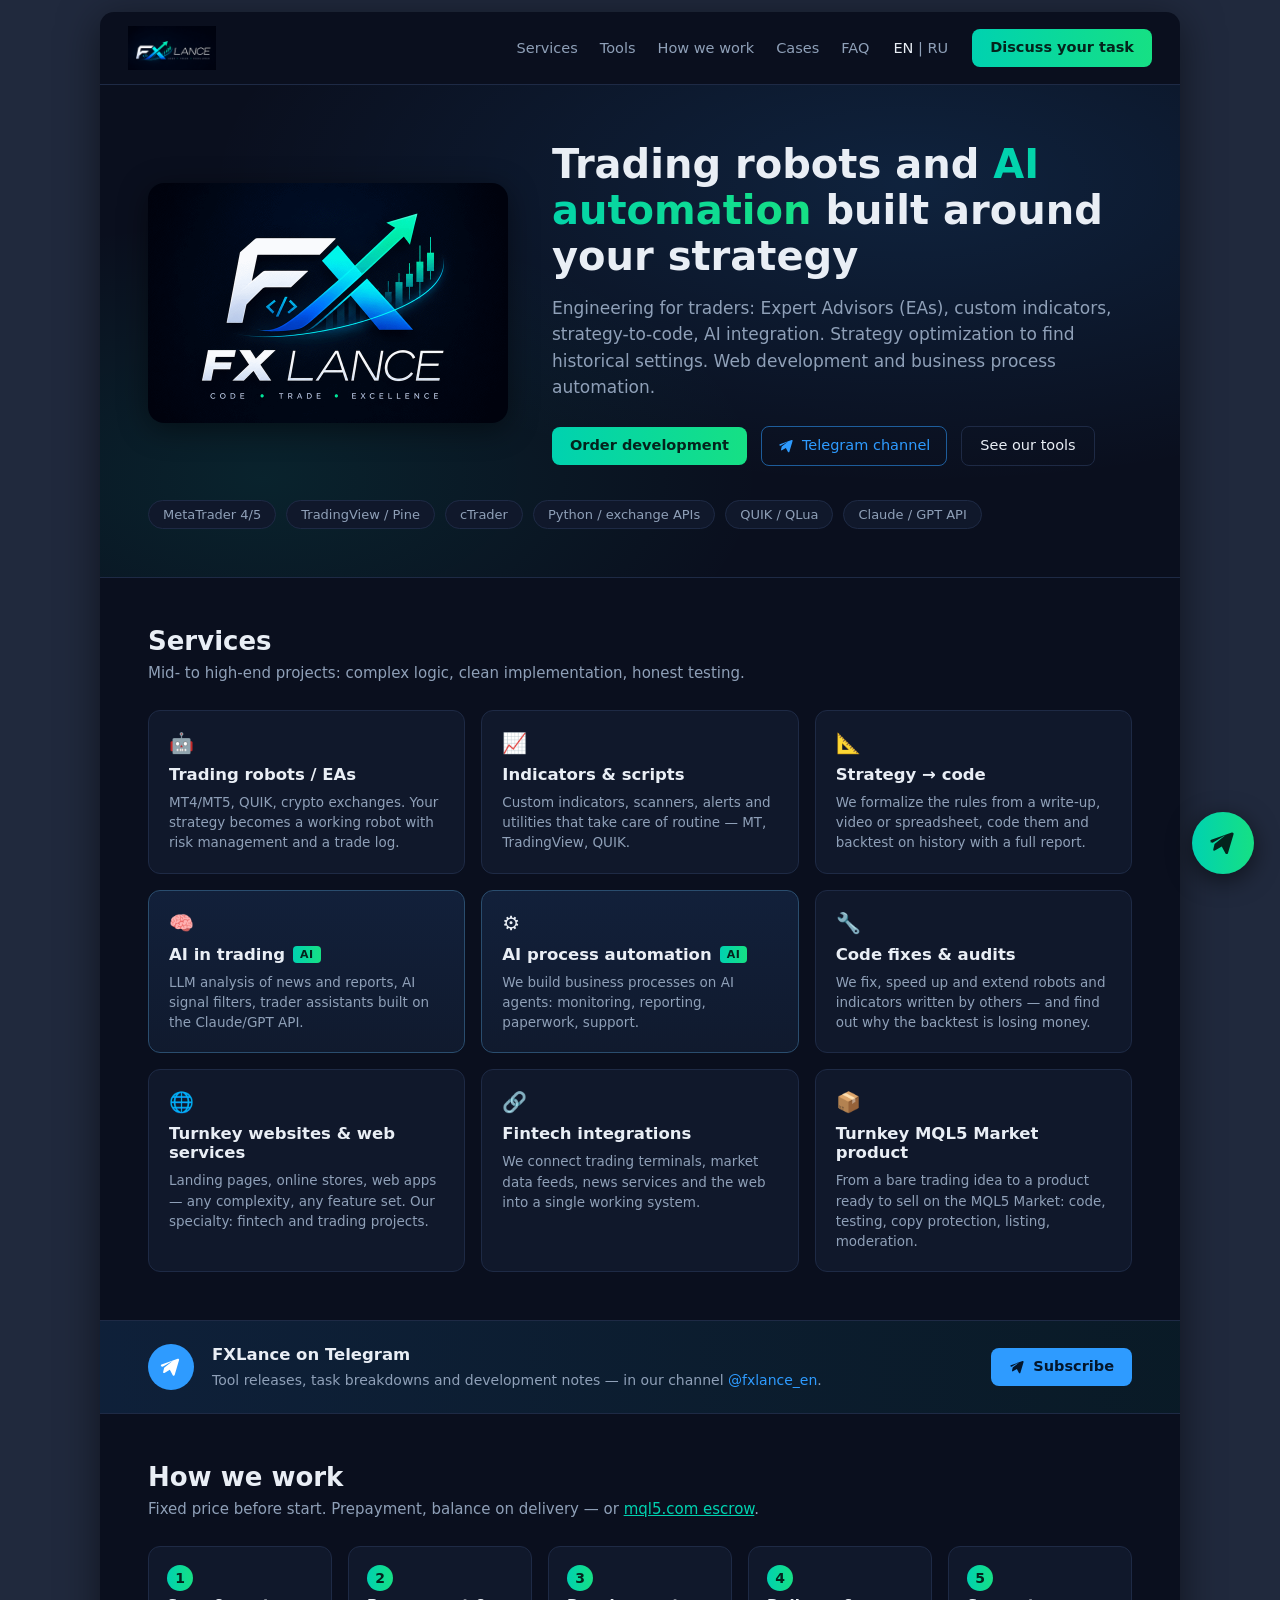
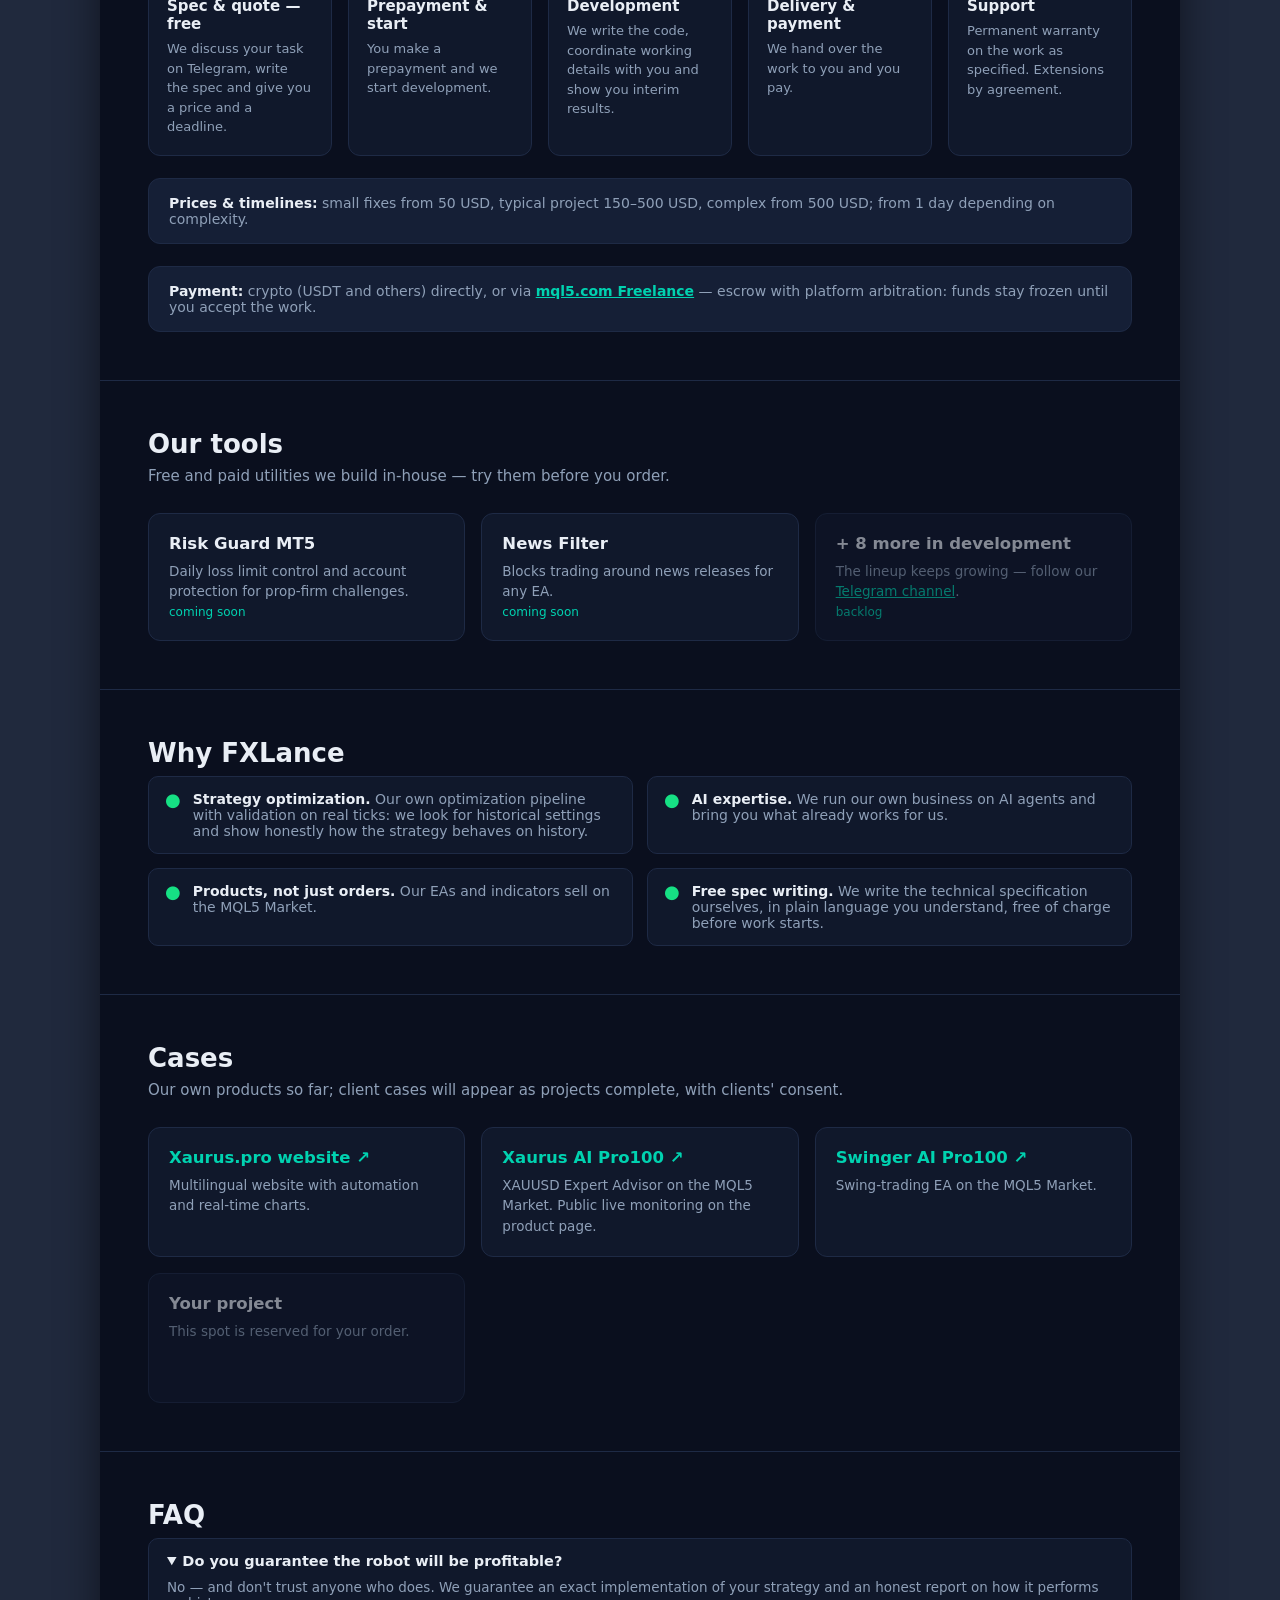
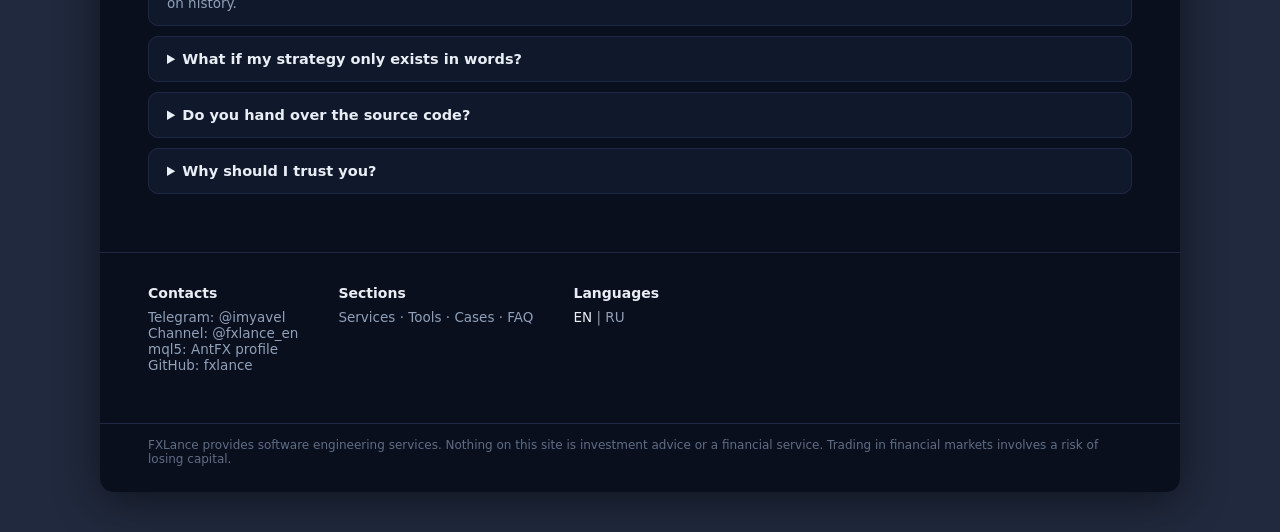
<file: index.html>
<!DOCTYPE html>
<html lang="en">
<head>
<script>(function(){try{var s=localStorage.getItem('fxlang');if(s==='en')return;if(s==='ru'){location.replace('/ru/'+location.hash);return}var l=(navigator.languages||[navigator.language||'']).join(',').toLowerCase();if(/(^|,)ru(-|,|$)/.test(l))location.replace('/ru/'+location.hash)}catch(e){}})();</script>
<meta charset="utf-8">
<meta name="viewport" content="width=device-width, initial-scale=1">
<title>FXLance — Custom Trading Robots, Indicators &amp; AI Automation</title>
<meta name="description" content="Custom trading robots (EAs), indicators and AI automation for your strategy: MetaTrader 4/5, TradingView, cTrader, QUIK, crypto exchanges. No profit promises.">
<link rel="canonical" href="https://fxlance.com/">
<link rel="alternate" hreflang="en" href="https://fxlance.com/">
<link rel="alternate" hreflang="ru" href="https://fxlance.com/ru/">
<link rel="alternate" hreflang="x-default" href="https://fxlance.com/">
<meta name="theme-color" content="#0a0f1e">
<meta name="yandex-verification" content="e7edcbcc1769fe52">
<meta name="google-site-verification" content="TstELIMoeyC4cxOtwBai4NsckQEpiSOEqYOMPXTFzWM">

<meta property="og:type" content="website">
<meta property="og:site_name" content="FXLance">
<meta property="og:url" content="https://fxlance.com/">
<meta property="og:title" content="FXLance — Custom Trading Robots, Indicators &amp; AI Automation">
<meta property="og:description" content="Custom trading robots (EAs), indicators and AI automation for your strategy: MetaTrader 4/5, TradingView, cTrader, QUIK, crypto exchanges. No profit promises.">
<meta property="og:locale" content="en_US">
<meta property="og:locale:alternate" content="ru_RU">
<meta property="og:image" content="https://fxlance.com/assets/og.png">
<meta property="og:image:width" content="1200">
<meta property="og:image:height" content="630">
<meta property="og:image:alt" content="FXLance logo — Code • Trade • Excellence">
<meta name="twitter:card" content="summary_large_image">
<meta name="twitter:title" content="FXLance — Custom Trading Robots, Indicators &amp; AI Automation">
<meta name="twitter:description" content="Custom trading robots (EAs), indicators and AI automation for your strategy: MetaTrader 4/5, TradingView, cTrader, QUIK, crypto exchanges. No profit promises.">
<meta name="twitter:image" content="https://fxlance.com/assets/og.png">

<link rel="icon" href="/favicon.ico" sizes="any">
<link rel="icon" type="image/png" sizes="32x32" href="/assets/favicon-32.png">
<link rel="apple-touch-icon" sizes="180x180" href="/assets/apple-touch-icon.png">
<link rel="stylesheet" href="/css/style.css">
<script type="application/ld+json">
{
 "@context": "https://schema.org",
 "@graph": [
  {
   "@type": "Organization",
   "@id": "https://fxlance.com/#org",
   "name": "FXLance",
   "url": "https://fxlance.com/",
   "logo": "https://fxlance.com/assets/logo_sq.png",
   "sameAs": [
    "https://t.me/imyavel",
    "https://t.me/fxlance_ru",
    "https://t.me/fxlance_en",
    "https://www.mql5.com/en/users/antfx",
    "https://github.com/fxlance"
   ],
   "contactPoint": {
    "@type": "ContactPoint",
    "contactType": "customer support",
    "url": "https://t.me/imyavel",
    "availableLanguage": [
     "en",
     "ru"
    ]
   }
  },
  {
   "@type": "WebSite",
   "@id": "https://fxlance.com/#site",
   "name": "FXLance",
   "url": "https://fxlance.com/",
   "inLanguage": "en",
   "description": "Custom trading robots (EAs), indicators and AI automation for your strategy: MetaTrader 4/5, TradingView, cTrader, QUIK, crypto exchanges. No profit promises.",
   "publisher": {
    "@id": "https://fxlance.com/#org"
   }
  },
  {
   "@type": "FAQPage",
   "mainEntity": [
    {
     "@type": "Question",
     "name": "Do you guarantee the robot will be profitable?",
     "acceptedAnswer": {
      "@type": "Answer",
      "text": "No — and don't trust anyone who does. We guarantee an exact implementation of your strategy and an honest report on how it performs on history."
     }
    },
    {
     "@type": "Question",
     "name": "What if my strategy only exists in words?",
     "acceptedAnswer": {
      "@type": "Answer",
      "text": "Formalization is part of the free quote: we turn your description into clear rules, and you sign off on them before development starts."
     }
    },
    {
     "@type": "Question",
     "name": "Do you hand over the source code?",
     "acceptedAnswer": {
      "@type": "Answer",
      "text": "For work built to your spec — always. For our off-the-shelf products — by agreement (discuss it upfront)."
     }
    },
    {
     "@type": "Question",
     "name": "Why should I trust you?",
     "acceptedAnswer": {
      "@type": "Answer",
      "text": "We have a verified public development track record with client feedback on mql5.com. Orders can go through mql5.com escrow with platform arbitration. Plus public products on the Market and openness on Telegram."
     }
    }
   ]
  }
 ]
}
</script>
</head>
<body>

<div class="site">
  <header>
    <a class="logo" href="#top"><img src="/assets/logo_h.png" alt="FXLance" width="400" height="200"></a>
    <nav>
      <a href="#services">Services</a>
      <a href="#tools">Tools</a>
      <a href="#process">How we work</a>
      <a href="#cases">Cases</a>
      <a href="#faq">FAQ</a>
    </nav>
    <div class="lang"><a class="on" href="/" lang="en" hreflang="en">EN</a> | <a href="/ru/" lang="ru" hreflang="ru">RU</a></div>
    <a class="cta" href="https://t.me/imyavel" target="_blank" rel="noopener">Discuss your task</a>
  </header>

  <main>
  <div class="hero" id="top">
    <div class="hrow">
      <img class="hlogo" src="/assets/logo_sq.png" alt="FXLance" width="720" height="480">
      <div>
        <h1>Trading robots and <em>AI automation</em> built around your strategy</h1>
        <p>Engineering for traders: Expert Advisors (EAs), custom indicators, strategy-to-code, AI integration. Strategy optimization to find historical settings. Web development and business process automation.</p>
        <div class="btns">
          <a class="cta" href="https://t.me/imyavel" target="_blank" rel="noopener">Order development</a>
          <a class="tgch" href="https://t.me/fxlance_en" target="_blank" rel="noopener"><svg viewBox="0 0 24 24" xmlns="http://www.w3.org/2000/svg" aria-hidden="true"><path d="M2.7 11.2c-1-.4-.9-1.6.1-1.9L20.4 3c.9-.3 1.8.5 1.5 1.4l-4.8 16.3c-.3 1-1.6 1.1-2.1.2l-3.2-5.8-5.9 3.4c-.7.4-1.6-.2-1.4-1l1.1-4.6 9.6-7.7-11.2 6.5-2.3-.5z"/></svg>Telegram channel</a>
          <a class="ghost" href="#tools">See our tools</a>
        </div>
      </div>
    </div>
    <div class="plat"><span>MetaTrader 4/5</span><span>TradingView / Pine</span><span>cTrader</span><span>Python / exchange APIs</span><span>QUIK / QLua</span><span>Claude / GPT API</span></div>
  </div>

  <section id="services">
    <h2>Services</h2>
    <p class="sub">Mid- to high-end projects: complex logic, clean implementation, honest testing.</p>
    <div class="grid">
      <div class="card"><span class="ic">🤖</span><h3>Trading robots / EAs</h3><p>MT4/MT5, QUIK, crypto exchanges. Your strategy becomes a working robot with risk management and a trade log.</p></div>
      <div class="card"><span class="ic">📈</span><h3>Indicators &amp; scripts</h3><p>Custom indicators, scanners, alerts and utilities that take care of routine — MT, TradingView, QUIK.</p></div>
      <div class="card"><span class="ic">📐</span><h3>Strategy → code</h3><p>We formalize the rules from a write-up, video or spreadsheet, code them and backtest on history with a full report.</p></div>
      <div class="card ai"><span class="ic">🧠</span><h3>AI in trading<span class="tag">AI</span></h3><p>LLM analysis of news and reports, AI signal filters, trader assistants built on the Claude/GPT API.</p></div>
      <div class="card ai"><span class="ic">⚙️</span><h3>AI process automation<span class="tag">AI</span></h3><p>We build business processes on AI agents: monitoring, reporting, paperwork, support.</p></div>
      <div class="card"><span class="ic">🔧</span><h3>Code fixes &amp; audits</h3><p>We fix, speed up and extend robots and indicators written by others — and find out why the backtest is losing money.</p></div>
      <div class="card"><span class="ic">🌐</span><h3>Turnkey websites &amp; web services</h3><p>Landing pages, online stores, web apps — any complexity, any feature set. Our specialty: fintech and trading projects.</p></div>
      <div class="card"><span class="ic">🔗</span><h3>Fintech integrations</h3><p>We connect trading terminals, market data feeds, news services and the web into a single working system.</p></div>
      <div class="card"><span class="ic">📦</span><h3>Turnkey MQL5 Market product</h3><p>From a bare trading idea to a product ready to sell on the MQL5 Market: code, testing, copy protection, listing, moderation.</p></div>
    </div>
  </section>

  <aside class="chan" aria-label="FXLance Telegram channel">
    <span class="chan-ic"><svg viewBox="0 0 24 24" xmlns="http://www.w3.org/2000/svg" aria-hidden="true"><path d="M2.7 11.2c-1-.4-.9-1.6.1-1.9L20.4 3c.9-.3 1.8.5 1.5 1.4l-4.8 16.3c-.3 1-1.6 1.1-2.1.2l-3.2-5.8-5.9 3.4c-.7.4-1.6-.2-1.4-1l1.1-4.6 9.6-7.7-11.2 6.5-2.3-.5z"/></svg></span>
    <div class="chan-t"><b>FXLance on Telegram</b>Tool releases, task breakdowns and development notes — in our channel <a href="https://t.me/fxlance_en" target="_blank" rel="noopener">@fxlance_en</a>.</div>
    <a class="tgbtn" href="https://t.me/fxlance_en" target="_blank" rel="noopener"><svg viewBox="0 0 24 24" xmlns="http://www.w3.org/2000/svg" aria-hidden="true"><path d="M2.7 11.2c-1-.4-.9-1.6.1-1.9L20.4 3c.9-.3 1.8.5 1.5 1.4l-4.8 16.3c-.3 1-1.6 1.1-2.1.2l-3.2-5.8-5.9 3.4c-.7.4-1.6-.2-1.4-1l1.1-4.6 9.6-7.7-11.2 6.5-2.3-.5z"/></svg>Subscribe</a>
  </aside>

  <section id="process">
    <h2>How we work</h2>
    <p class="sub">Fixed price before start. Prepayment, balance on delivery — or <a href="https://www.mql5.com/en/job/new?prefered=antfx" target="_blank" rel="noopener">mql5.com escrow</a>.</p>
    <div class="steps">
      <div class="step"><span class="n">1</span><b>Spec &amp; quote — free</b><small>We discuss your task on Telegram, write the spec and give you a price and a deadline.</small></div>
      <div class="step"><span class="n">2</span><b>Prepayment &amp; start</b><small>You make a prepayment and we start development.</small></div>
      <div class="step"><span class="n">3</span><b>Development</b><small>We write the code, coordinate working details with you and show you interim results.</small></div>
      <div class="step"><span class="n">4</span><b>Delivery &amp; payment</b><small>We hand over the work to you and you pay.</small></div>
      <div class="step"><span class="n">5</span><b>Support</b><small>Permanent warranty on the work as specified. Extensions by agreement.</small></div>
    </div>
    <div class="pay"><b>Prices &amp; timelines:</b> small fixes from 50 USD, typical project 150–500 USD, complex from 500 USD; from 1 day depending on complexity.</div>
    <div class="pay"><b>Payment:</b> crypto (USDT and others) directly, or via <a href="https://www.mql5.com/en/job/new?prefered=antfx" target="_blank" rel="noopener"><b>mql5.com Freelance</b></a> — escrow with platform arbitration: funds stay frozen until you accept the work.</div>
  </section>

  <section class="tools" id="tools">
    <h2>Our tools</h2>
    <p class="sub">Free and paid utilities we build in-house — try them before you order.</p>
    <div class="grid">
      <div class="card"><h3>Risk Guard MT5</h3><p>Daily loss limit control and account protection for prop-firm challenges.</p><small>coming soon</small></div>
      <div class="card"><h3>News Filter</h3><p>Blocks trading around news releases for any EA.</p><small>coming soon</small></div>
      <div class="card soon"><h3>+ 8 more in development</h3><p>The lineup keeps growing — follow our <a href="https://t.me/fxlance_en" target="_blank" rel="noopener">Telegram channel</a>.</p><small>backlog</small></div>
    </div>
  </section>

  <section id="why">
    <h2>Why FXLance</h2>
    <div class="why">
      <div><span class="dot">●</span><span><b>Strategy optimization.</b> Our own optimization pipeline with validation on real ticks: we look for historical settings and show honestly how the strategy behaves on history.</span></div>
      <div><span class="dot">●</span><span><b>AI expertise.</b> We run our own business on AI agents and bring you what already works for us.</span></div>
      <div><span class="dot">●</span><span><b>Products, not just orders.</b> Our EAs and indicators sell on the MQL5 Market.</span></div>
      <div><span class="dot">●</span><span><b>Free spec writing.</b> We write the technical specification ourselves, in plain language you understand, free of charge before work starts.</span></div>
    </div>
  </section>

  <section id="cases">
    <h2>Cases</h2>
    <p class="sub">Our own products so far; client cases will appear as projects complete, with clients' consent.</p>
    <div class="grid">
      <div class="card"><h3><a href="https://xaurus.pro/" target="_blank" rel="noopener">Xaurus.pro website ↗</a></h3><p>Multilingual website with automation and real-time charts.</p></div>
      <div class="card"><h3><a href="https://www.mql5.com/en/market/product/187610" target="_blank" rel="noopener">Xaurus AI Pro100 ↗</a></h3><p>XAUUSD Expert Advisor on the MQL5 Market. Public live monitoring on the product page.</p></div>
      <div class="card"><h3><a href="https://www.mql5.com/en/market/product/187748" target="_blank" rel="noopener">Swinger AI Pro100 ↗</a></h3><p>Swing-trading EA on the MQL5 Market.</p></div>
      <div class="card soon"><h3>Your project</h3><p>This spot is reserved for your order.</p></div>
    </div>
  </section>

  <section class="faq" id="faq">
    <h2>FAQ</h2>
    <details open><summary>Do you guarantee the robot will be profitable?</summary><p>No — and don't trust anyone who does. We guarantee an exact implementation of your strategy and an honest report on how it performs on history.</p></details>
    <details><summary>What if my strategy only exists in words?</summary><p>Formalization is part of the free quote: we turn your description into clear rules, and you sign off on them before development starts.</p></details>
    <details><summary>Do you hand over the source code?</summary><p>For work built to your spec — always. For our off-the-shelf products — by agreement (discuss it upfront).</p></details>
    <details><summary>Why should I trust you?</summary><p>We have a verified public development track record with client feedback <a href="https://www.mql5.com/en/users/antfx/feedbacks" target="_blank" rel="noopener">on mql5.com</a>. Orders can go through <a href="https://www.mql5.com/en/job/new?prefered=antfx" target="_blank" rel="noopener">mql5.com escrow</a> with platform arbitration. Plus public products on the Market and openness on <a href="https://t.me/imyavel" target="_blank" rel="noopener">Telegram</a>.</p></details>
  </section>
  </main>

  <footer>
    <div><b>Contacts</b>Telegram: <a href="https://t.me/imyavel" target="_blank" rel="noopener">@imyavel</a><br>Channel: <a href="https://t.me/fxlance_en" target="_blank" rel="noopener">@fxlance_en</a><br>mql5: <a href="https://www.mql5.com/en/users/antfx" target="_blank" rel="noopener">AntFX profile</a><br>GitHub: <a href="https://github.com/fxlance" target="_blank" rel="noopener">fxlance</a></div>
    <div><b>Sections</b><a href="#services">Services</a> · <a href="#tools">Tools</a> · <a href="#cases">Cases</a> · <a href="#faq">FAQ</a></div>
    <div><b>Languages</b><span class="lang"><a class="on" href="/" lang="en" hreflang="en">EN</a> | <a href="/ru/" lang="ru" hreflang="ru">RU</a></span></div>
  </footer>
  <div class="disc">FXLance provides software engineering services. Nothing on this site is investment advice or a financial service. Trading in financial markets involves a risk of losing capital.</div>
</div>

<div class="chatpop" id="chatpop" hidden>
  <span class="x" id="chatx">✕</span>
  <b>Discuss your task</b>
  <p>Tell us what you'd like to automate — we'll reply on Telegram within a day. Spec and quote are free.</p>
  <a class="cta" href="https://t.me/imyavel" target="_blank" rel="noopener">Open Telegram — @imyavel</a>
</div>
<button type="button" class="chatfab" id="chatfab" aria-label="Message on Telegram">
  <svg viewBox="0 0 24 24" xmlns="http://www.w3.org/2000/svg"><path d="M2.7 11.2c-1-.4-.9-1.6.1-1.9L20.4 3c.9-.3 1.8.5 1.5 1.4l-4.8 16.3c-.3 1-1.6 1.1-2.1.2l-3.2-5.8-5.9 3.4c-.7.4-1.6-.2-1.4-1l1.1-4.6 9.6-7.7-11.2 6.5-2.3-.5z"/></svg>
</button>
<script>
  var f=document.getElementById('chatfab'),p=document.getElementById('chatpop');
  f.addEventListener('click',function(){p.hidden=!p.hidden});
  document.getElementById('chatx').addEventListener('click',function(){p.hidden=true});
  Array.prototype.forEach.call(document.querySelectorAll('.lang a'),function(a){a.addEventListener('click',function(){try{localStorage.setItem('fxlang',a.hreflang)}catch(e){}a.href=a.getAttribute('href').split('#')[0]+location.hash})});
</script>

<!-- Yandex.Metrika counter -->
<script>
    (function(m,e,t,r,i,k,a){
        m[i]=m[i]||function(){(m[i].a=m[i].a||[]).push(arguments)};
        m[i].l=1*new Date();
        for (var j = 0; j < document.scripts.length; j++) {if (document.scripts[j].src === r) { return; }}
        k=e.createElement(t),a=e.getElementsByTagName(t)[0],k.async=1,k.src=r,a.parentNode.insertBefore(k,a)
    })(window, document, 'script', 'https://mc.yandex.ru/metrika/tag.js', 'ym');

    ym(112996992, 'init', {clickmap:true, trackLinks:true, accurateTrackBounce:true, webvisor:true});
</script>
<noscript><div><img class="ympx" src="https://mc.yandex.ru/watch/112996992" alt="" width="1" height="1"></div></noscript>
<!-- /Yandex.Metrika counter -->

</body>
</html>
</file>
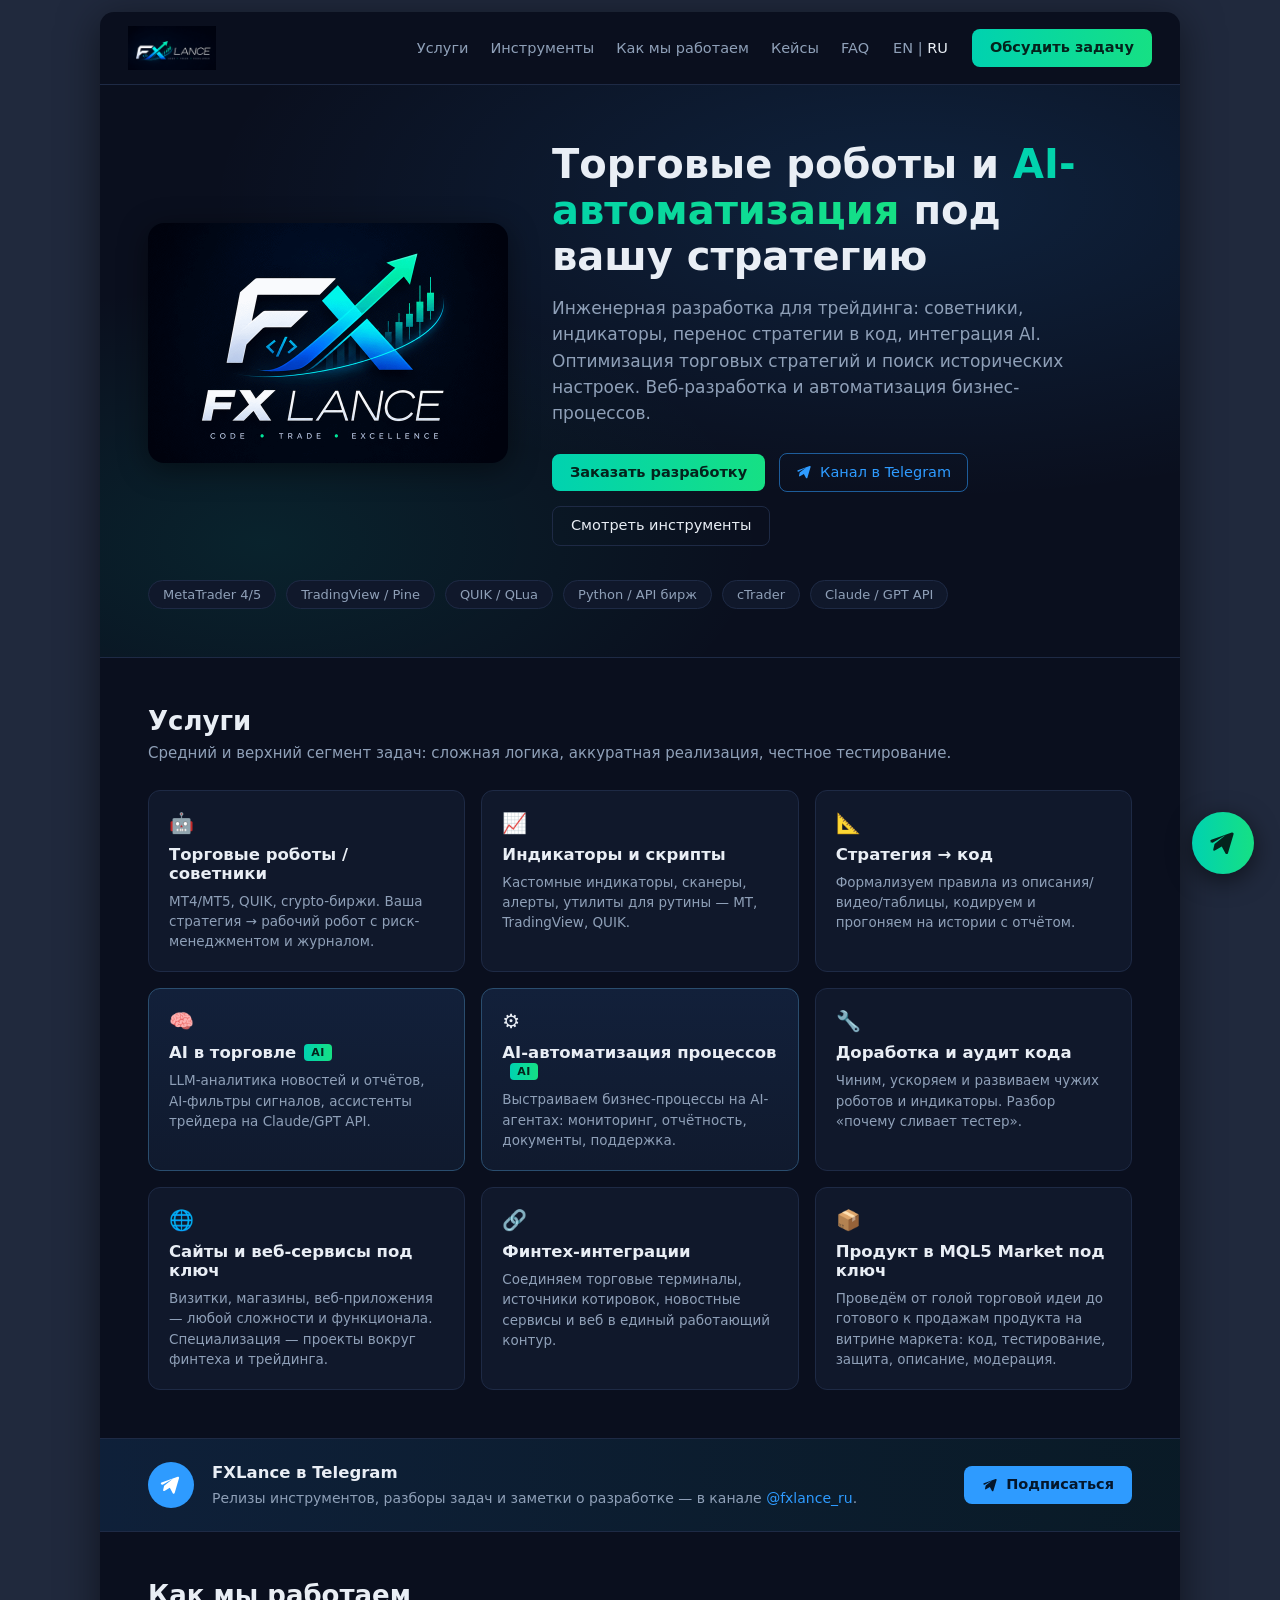
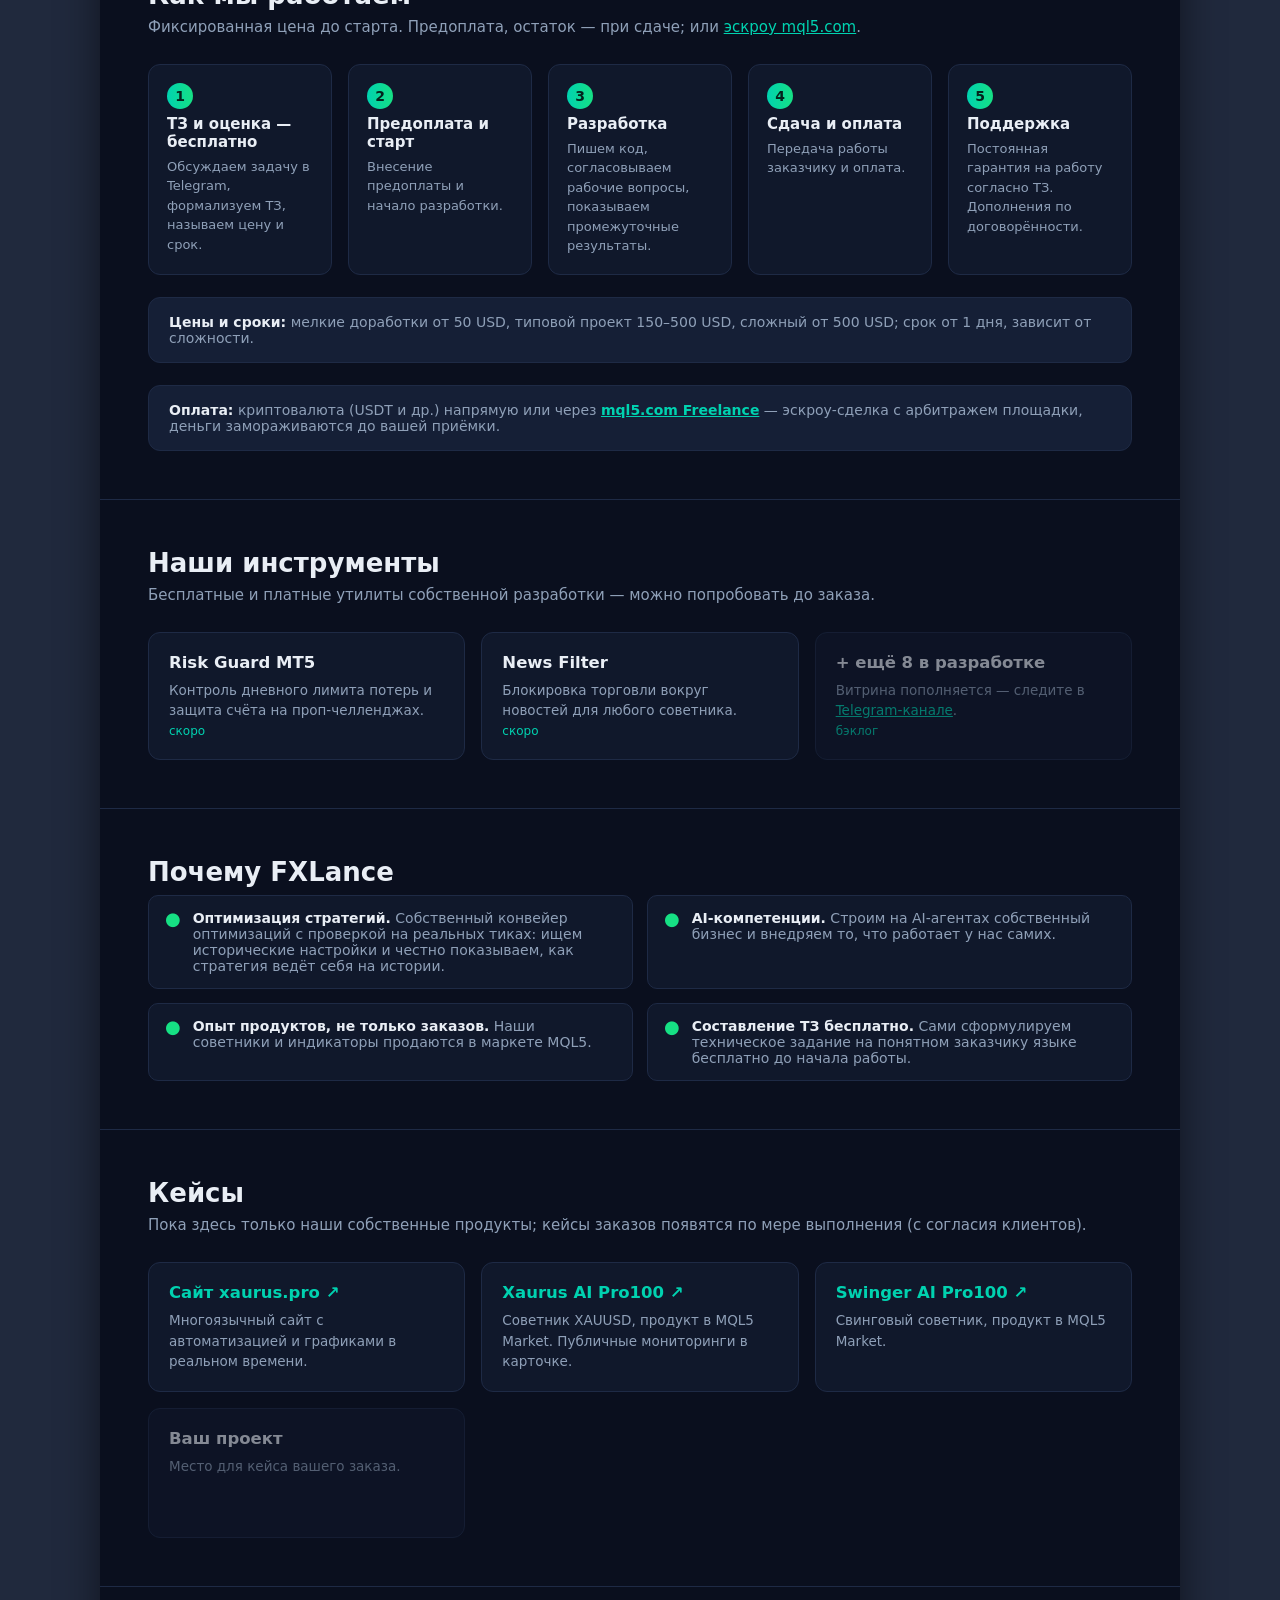
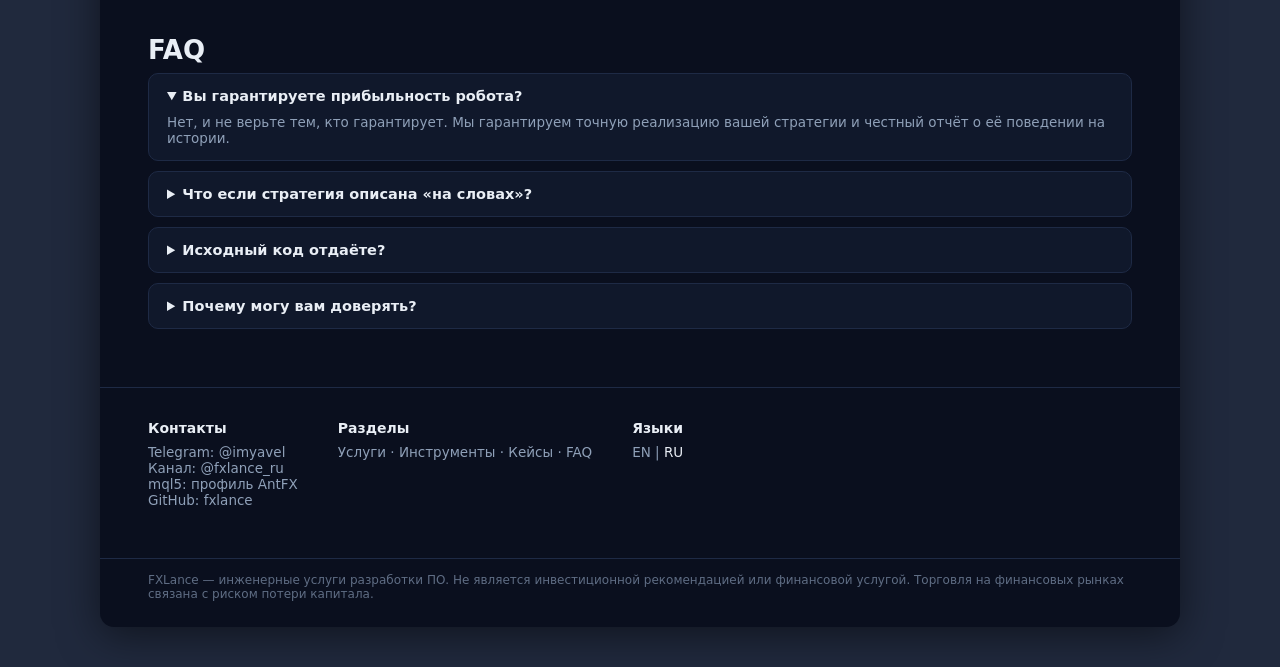
<file: ru/index.html>
<!DOCTYPE html>
<html lang="ru">
<head>
<script>try{if(!localStorage.getItem('fxlang'))localStorage.setItem('fxlang','ru')}catch(e){}</script>
<meta charset="utf-8">
<meta name="viewport" content="width=device-width, initial-scale=1">
<title>FXLance — торговые роботы и AI-автоматизация на заказ</title>
<meta name="description" content="Торговые роботы, индикаторы и AI-автоматизация под вашу стратегию: MT4/MT5, TradingView, QUIK, крипто-биржи. Инженерная разработка без обещаний доходности.">
<link rel="canonical" href="https://fxlance.com/ru/">
<link rel="alternate" hreflang="en" href="https://fxlance.com/">
<link rel="alternate" hreflang="ru" href="https://fxlance.com/ru/">
<link rel="alternate" hreflang="x-default" href="https://fxlance.com/">
<meta name="theme-color" content="#0a0f1e">
<meta name="yandex-verification" content="e7edcbcc1769fe52">
<meta name="google-site-verification" content="TstELIMoeyC4cxOtwBai4NsckQEpiSOEqYOMPXTFzWM">

<meta property="og:type" content="website">
<meta property="og:site_name" content="FXLance">
<meta property="og:url" content="https://fxlance.com/ru/">
<meta property="og:title" content="FXLance — торговые роботы и AI-автоматизация на заказ">
<meta property="og:description" content="Торговые роботы, индикаторы и AI-автоматизация под вашу стратегию: MT4/MT5, TradingView, QUIK, крипто-биржи. Инженерная разработка без обещаний доходности.">
<meta property="og:locale" content="ru_RU">
<meta property="og:locale:alternate" content="en_US">
<meta property="og:image" content="https://fxlance.com/assets/og.png">
<meta property="og:image:width" content="1200">
<meta property="og:image:height" content="630">
<meta property="og:image:alt" content="Логотип FXLance — Code • Trade • Excellence">
<meta name="twitter:card" content="summary_large_image">
<meta name="twitter:title" content="FXLance — торговые роботы и AI-автоматизация на заказ">
<meta name="twitter:description" content="Торговые роботы, индикаторы и AI-автоматизация под вашу стратегию: MT4/MT5, TradingView, QUIK, крипто-биржи. Инженерная разработка без обещаний доходности.">
<meta name="twitter:image" content="https://fxlance.com/assets/og.png">

<link rel="icon" href="/favicon.ico" sizes="any">
<link rel="icon" type="image/png" sizes="32x32" href="/assets/favicon-32.png">
<link rel="apple-touch-icon" sizes="180x180" href="/assets/apple-touch-icon.png">
<link rel="stylesheet" href="/css/style.css">
<script type="application/ld+json">
{
 "@context": "https://schema.org",
 "@graph": [
  {
   "@type": "Organization",
   "@id": "https://fxlance.com/#org",
   "name": "FXLance",
   "url": "https://fxlance.com/",
   "logo": "https://fxlance.com/assets/logo_sq.png",
   "sameAs": [
    "https://t.me/imyavel",
    "https://t.me/fxlance_ru",
    "https://t.me/fxlance_en",
    "https://www.mql5.com/en/users/antfx",
    "https://github.com/fxlance"
   ],
   "contactPoint": {
    "@type": "ContactPoint",
    "contactType": "customer support",
    "url": "https://t.me/imyavel",
    "availableLanguage": [
     "en",
     "ru"
    ]
   }
  },
  {
   "@type": "WebSite",
   "@id": "https://fxlance.com/#site",
   "name": "FXLance",
   "url": "https://fxlance.com/ru/",
   "inLanguage": "ru",
   "description": "Торговые роботы, индикаторы и AI-автоматизация под вашу стратегию: MT4/MT5, TradingView, QUIK, крипто-биржи. Инженерная разработка без обещаний доходности.",
   "publisher": {
    "@id": "https://fxlance.com/#org"
   }
  },
  {
   "@type": "FAQPage",
   "mainEntity": [
    {
     "@type": "Question",
     "name": "Вы гарантируете прибыльность робота?",
     "acceptedAnswer": {
      "@type": "Answer",
      "text": "Нет, и не верьте тем, кто гарантирует. Мы гарантируем точную реализацию вашей стратегии и честный отчёт о её поведении на истории."
     }
    },
    {
     "@type": "Question",
     "name": "Что если стратегия описана «на словах»?",
     "acceptedAnswer": {
      "@type": "Answer",
      "text": "Этап формализации входит в бесплатную оценку: превращаем описание в чёткие правила, которые вы подтверждаете до разработки."
     }
    },
    {
     "@type": "Question",
     "name": "Исходный код отдаёте?",
     "acceptedAnswer": {
      "@type": "Answer",
      "text": "В работах по Вашему ТЗ — всегда; в наших готовых продуктах — по договорённости (уточнять заранее)."
     }
    },
    {
     "@type": "Question",
     "name": "Почему могу вам доверять?",
     "acceptedAnswer": {
      "@type": "Answer",
      "text": "Имеется подтверждённая публичная история с отзывами разработки в сервисе mql5.com. Заказы можно проводить через эскроу mql5.com с арбитражем площадки. Плюс публичные продукты в маркете и открытость в телеграм."
     }
    }
   ]
  }
 ]
}
</script>
</head>
<body>

<div class="site">
  <header>
    <a class="logo" href="#top"><img src="/assets/logo_h.png" alt="FXLance" width="400" height="200"></a>
    <nav>
      <a href="#services">Услуги</a>
      <a href="#tools">Инструменты</a>
      <a href="#process">Как мы работаем</a>
      <a href="#cases">Кейсы</a>
      <a href="#faq">FAQ</a>
    </nav>
    <div class="lang"><a href="/" lang="en" hreflang="en">EN</a> | <a class="on" href="/ru/" lang="ru" hreflang="ru">RU</a></div>
    <a class="cta" href="https://t.me/imyavel" target="_blank" rel="noopener">Обсудить задачу</a>
  </header>

  <main>
  <div class="hero" id="top">
    <div class="hrow">
      <img class="hlogo" src="/assets/logo_sq.png" alt="FXLance" width="720" height="480">
      <div>
        <h1>Торговые роботы и <em>AI-автоматизация</em> под вашу стратегию</h1>
        <p>Инженерная разработка для трейдинга: советники, индикаторы, перенос стратегии в код, интеграция AI. Оптимизация торговых стратегий и поиск исторических настроек. Веб-разработка и автоматизация бизнес-процессов.</p>
        <div class="btns">
          <a class="cta" href="https://t.me/imyavel" target="_blank" rel="noopener">Заказать разработку</a>
          <a class="tgch" href="https://t.me/fxlance_ru" target="_blank" rel="noopener"><svg viewBox="0 0 24 24" xmlns="http://www.w3.org/2000/svg" aria-hidden="true"><path d="M2.7 11.2c-1-.4-.9-1.6.1-1.9L20.4 3c.9-.3 1.8.5 1.5 1.4l-4.8 16.3c-.3 1-1.6 1.1-2.1.2l-3.2-5.8-5.9 3.4c-.7.4-1.6-.2-1.4-1l1.1-4.6 9.6-7.7-11.2 6.5-2.3-.5z"/></svg>Канал в Telegram</a>
          <a class="ghost" href="#tools">Смотреть инструменты</a>
        </div>
      </div>
    </div>
    <div class="plat"><span>MetaTrader 4/5</span><span>TradingView / Pine</span><span>QUIK / QLua</span><span>Python / API бирж</span><span>cTrader</span><span>Claude / GPT API</span></div>
  </div>

  <section id="services">
    <h2>Услуги</h2>
    <p class="sub">Средний и верхний сегмент задач: сложная логика, аккуратная реализация, честное тестирование.</p>
    <div class="grid">
      <div class="card"><span class="ic">🤖</span><h3>Торговые роботы / советники</h3><p>MT4/MT5, QUIK, crypto-биржи. Ваша стратегия → рабочий робот с риск-менеджментом и журналом.</p></div>
      <div class="card"><span class="ic">📈</span><h3>Индикаторы и скрипты</h3><p>Кастомные индикаторы, сканеры, алерты, утилиты для рутины — MT, TradingView, QUIK.</p></div>
      <div class="card"><span class="ic">📐</span><h3>Стратегия → код</h3><p>Формализуем правила из описания/видео/таблицы, кодируем и прогоняем на истории с отчётом.</p></div>
      <div class="card ai"><span class="ic">🧠</span><h3>AI в торговле<span class="tag">AI</span></h3><p>LLM-аналитика новостей и отчётов, AI-фильтры сигналов, ассистенты трейдера на Claude/GPT API.</p></div>
      <div class="card ai"><span class="ic">⚙️</span><h3>AI-автоматизация процессов<span class="tag">AI</span></h3><p>Выстраиваем бизнес-процессы на AI-агентах: мониторинг, отчётность, документы, поддержка.</p></div>
      <div class="card"><span class="ic">🔧</span><h3>Доработка и аудит кода</h3><p>Чиним, ускоряем и развиваем чужих роботов и индикаторы. Разбор «почему сливает тестер».</p></div>
      <div class="card"><span class="ic">🌐</span><h3>Сайты и веб-сервисы под ключ</h3><p>Визитки, магазины, веб-приложения — любой сложности и функционала. Специализация — проекты вокруг финтеха и трейдинга.</p></div>
      <div class="card"><span class="ic">🔗</span><h3>Финтех-интеграции</h3><p>Соединяем торговые терминалы, источники котировок, новостные сервисы и веб в единый работающий контур.</p></div>
      <div class="card"><span class="ic">📦</span><h3>Продукт в MQL5 Market под ключ</h3><p>Проведём от голой торговой идеи до готового к продажам продукта на витрине маркета: код, тестирование, защита, описание, модерация.</p></div>
    </div>
  </section>

  <aside class="chan" aria-label="Telegram-канал FXLance">
    <span class="chan-ic"><svg viewBox="0 0 24 24" xmlns="http://www.w3.org/2000/svg" aria-hidden="true"><path d="M2.7 11.2c-1-.4-.9-1.6.1-1.9L20.4 3c.9-.3 1.8.5 1.5 1.4l-4.8 16.3c-.3 1-1.6 1.1-2.1.2l-3.2-5.8-5.9 3.4c-.7.4-1.6-.2-1.4-1l1.1-4.6 9.6-7.7-11.2 6.5-2.3-.5z"/></svg></span>
    <div class="chan-t"><b>FXLance в Telegram</b>Релизы инструментов, разборы задач и заметки о разработке — в канале <a href="https://t.me/fxlance_ru" target="_blank" rel="noopener">@fxlance_ru</a>.</div>
    <a class="tgbtn" href="https://t.me/fxlance_ru" target="_blank" rel="noopener"><svg viewBox="0 0 24 24" xmlns="http://www.w3.org/2000/svg" aria-hidden="true"><path d="M2.7 11.2c-1-.4-.9-1.6.1-1.9L20.4 3c.9-.3 1.8.5 1.5 1.4l-4.8 16.3c-.3 1-1.6 1.1-2.1.2l-3.2-5.8-5.9 3.4c-.7.4-1.6-.2-1.4-1l1.1-4.6 9.6-7.7-11.2 6.5-2.3-.5z"/></svg>Подписаться</a>
  </aside>

  <section id="process">
    <h2>Как мы работаем</h2>
    <p class="sub">Фиксированная цена до старта. Предоплата, остаток — при сдаче; или <a href="https://www.mql5.com/ru/job/new?prefered=antfx" target="_blank" rel="noopener">эскроу mql5.com</a>.</p>
    <div class="steps">
      <div class="step"><span class="n">1</span><b>ТЗ и оценка — бесплатно</b><small>Обсуждаем задачу в Telegram, формализуем ТЗ, называем цену и срок.</small></div>
      <div class="step"><span class="n">2</span><b>Предоплата и старт</b><small>Внесение предоплаты и начало разработки.</small></div>
      <div class="step"><span class="n">3</span><b>Разработка</b><small>Пишем код, согласовываем рабочие вопросы, показываем промежуточные результаты.</small></div>
      <div class="step"><span class="n">4</span><b>Сдача и оплата</b><small>Передача работы заказчику и оплата.</small></div>
      <div class="step"><span class="n">5</span><b>Поддержка</b><small>Постоянная гарантия на работу согласно ТЗ. Дополнения по договорённости.</small></div>
    </div>
    <div class="pay"><b>Цены и сроки:</b> мелкие доработки от 50 USD, типовой проект 150–500 USD, сложный от 500 USD; срок от 1 дня, зависит от сложности.</div>
    <div class="pay"><b>Оплата:</b> криптовалюта (USDT и др.) напрямую или через <a href="https://www.mql5.com/ru/job/new?prefered=antfx" target="_blank" rel="noopener"><b>mql5.com Freelance</b></a> — эскроу-сделка с арбитражем площадки, деньги замораживаются до вашей приёмки.</div>
  </section>

  <section class="tools" id="tools">
    <h2>Наши инструменты</h2>
    <p class="sub">Бесплатные и платные утилиты собственной разработки — можно попробовать до заказа.</p>
    <div class="grid">
      <div class="card"><h3>Risk Guard MT5</h3><p>Контроль дневного лимита потерь и защита счёта на проп-челленджах.</p><small>скоро</small></div>
      <div class="card"><h3>News Filter</h3><p>Блокировка торговли вокруг новостей для любого советника.</p><small>скоро</small></div>
      <div class="card soon"><h3>+ ещё 8 в разработке</h3><p>Витрина пополняется — следите в <a href="https://t.me/fxlance_ru" target="_blank" rel="noopener">Telegram-канале</a>.</p><small>бэклог</small></div>
    </div>
  </section>

  <section id="why">
    <h2>Почему FXLance</h2>
    <div class="why">
      <div><span class="dot">●</span><span><b>Оптимизация стратегий.</b> Собственный конвейер оптимизаций с проверкой на реальных тиках: ищем исторические настройки и честно показываем, как стратегия ведёт себя на истории.</span></div>
      <div><span class="dot">●</span><span><b>AI-компетенции.</b> Строим на AI-агентах собственный бизнес и внедряем то, что работает у нас самих.</span></div>
      <div><span class="dot">●</span><span><b>Опыт продуктов, не только заказов.</b> Наши советники и индикаторы продаются в маркете MQL5.</span></div>
      <div><span class="dot">●</span><span><b>Составление ТЗ бесплатно.</b> Сами сформулируем техническое задание на понятном заказчику языке бесплатно до начала работы.</span></div>
    </div>
  </section>

  <section id="cases">
    <h2>Кейсы</h2>
    <p class="sub">Пока здесь только наши собственные продукты; кейсы заказов появятся по мере выполнения (с согласия клиентов).</p>
    <div class="grid">
      <div class="card"><h3><a href="https://xaurus.pro/" target="_blank" rel="noopener">Сайт xaurus.pro ↗</a></h3><p>Многоязычный сайт с автоматизацией и графиками в реальном времени.</p></div>
      <div class="card"><h3><a href="https://www.mql5.com/ru/market/product/187610" target="_blank" rel="noopener">Xaurus AI Pro100 ↗</a></h3><p>Советник XAUUSD, продукт в MQL5 Market. Публичные мониторинги в карточке.</p></div>
      <div class="card"><h3><a href="https://www.mql5.com/ru/market/product/187748" target="_blank" rel="noopener">Swinger AI Pro100 ↗</a></h3><p>Свинговый советник, продукт в MQL5 Market.</p></div>
      <div class="card soon"><h3>Ваш проект</h3><p>Место для кейса вашего заказа.</p></div>
    </div>
  </section>

  <section class="faq" id="faq">
    <h2>FAQ</h2>
    <details open><summary>Вы гарантируете прибыльность робота?</summary><p>Нет, и не верьте тем, кто гарантирует. Мы гарантируем точную реализацию вашей стратегии и честный отчёт о её поведении на истории.</p></details>
    <details><summary>Что если стратегия описана «на словах»?</summary><p>Этап формализации входит в бесплатную оценку: превращаем описание в чёткие правила, которые вы подтверждаете до разработки.</p></details>
    <details><summary>Исходный код отдаёте?</summary><p>В работах по Вашему ТЗ — всегда; в наших готовых продуктах — по договорённости (уточнять заранее).</p></details>
    <details><summary>Почему могу вам доверять?</summary><p>Имеется подтверждённая публичная история с отзывами разработки <a href="https://www.mql5.com/ru/users/antfx/feedbacks" target="_blank" rel="noopener">в сервисе mql5.com</a>. Заказы можно проводить через <a href="https://www.mql5.com/ru/job/new?prefered=antfx" target="_blank" rel="noopener">эскроу mql5.com</a> с арбитражем площадки. Плюс публичные продукты в маркете и открытость в <a href="https://t.me/imyavel" target="_blank" rel="noopener">телеграм</a>.</p></details>
  </section>
  </main>

  <footer>
    <div><b>Контакты</b>Telegram: <a href="https://t.me/imyavel" target="_blank" rel="noopener">@imyavel</a><br>Канал: <a href="https://t.me/fxlance_ru" target="_blank" rel="noopener">@fxlance_ru</a><br>mql5: <a href="https://www.mql5.com/ru/users/antfx" target="_blank" rel="noopener">профиль AntFX</a><br>GitHub: <a href="https://github.com/fxlance" target="_blank" rel="noopener">fxlance</a></div>
    <div><b>Разделы</b><a href="#services">Услуги</a> · <a href="#tools">Инструменты</a> · <a href="#cases">Кейсы</a> · <a href="#faq">FAQ</a></div>
    <div><b>Языки</b><span class="lang"><a href="/" lang="en" hreflang="en">EN</a> | <a class="on" href="/ru/" lang="ru" hreflang="ru">RU</a></span></div>
  </footer>
  <div class="disc">FXLance — инженерные услуги разработки ПО. Не является инвестиционной рекомендацией или финансовой услугой. Торговля на финансовых рынках связана с риском потери капитала.</div>
</div>

<div class="chatpop" id="chatpop" hidden>
  <span class="x" id="chatx">✕</span>
  <b>Обсудить задачу</b>
  <p>Опишите, что хотите автоматизировать, — ответим в Telegram в течение дня. ТЗ и оценка бесплатны.</p>
  <a class="cta" href="https://t.me/imyavel" target="_blank" rel="noopener">Открыть Telegram — @imyavel</a>
</div>
<button type="button" class="chatfab" id="chatfab" aria-label="Написать в Telegram">
  <svg viewBox="0 0 24 24" xmlns="http://www.w3.org/2000/svg"><path d="M2.7 11.2c-1-.4-.9-1.6.1-1.9L20.4 3c.9-.3 1.8.5 1.5 1.4l-4.8 16.3c-.3 1-1.6 1.1-2.1.2l-3.2-5.8-5.9 3.4c-.7.4-1.6-.2-1.4-1l1.1-4.6 9.6-7.7-11.2 6.5-2.3-.5z"/></svg>
</button>
<script>
  var f=document.getElementById('chatfab'),p=document.getElementById('chatpop');
  f.addEventListener('click',function(){p.hidden=!p.hidden});
  document.getElementById('chatx').addEventListener('click',function(){p.hidden=true});
  Array.prototype.forEach.call(document.querySelectorAll('.lang a'),function(a){a.addEventListener('click',function(){try{localStorage.setItem('fxlang',a.hreflang)}catch(e){}a.href=a.getAttribute('href').split('#')[0]+location.hash})});
</script>

<!-- Yandex.Metrika counter -->
<script>
    (function(m,e,t,r,i,k,a){
        m[i]=m[i]||function(){(m[i].a=m[i].a||[]).push(arguments)};
        m[i].l=1*new Date();
        for (var j = 0; j < document.scripts.length; j++) {if (document.scripts[j].src === r) { return; }}
        k=e.createElement(t),a=e.getElementsByTagName(t)[0],k.async=1,k.src=r,a.parentNode.insertBefore(k,a)
    })(window, document, 'script', 'https://mc.yandex.ru/metrika/tag.js', 'ym');

    ym(112996992, 'init', {clickmap:true, trackLinks:true, accurateTrackBounce:true, webvisor:true});
</script>
<noscript><div><img class="ympx" src="https://mc.yandex.ru/watch/112996992" alt="" width="1" height="1"></div></noscript>
<!-- /Yandex.Metrika counter -->

</body>
</html>
</file>
<file: css/style.css>
:root{
  --bg:#0a0f1e; --panel:#10182b; --panel2:#151f36; --line:#1e2a45;
  --txt:#e9eef5; --mut:#8fa0b8; --cyan:#00d2b0; --green:#16e084; --blue:#2e9bff;
  --grad:linear-gradient(90deg,#00d2b0,#16e084);
}
*{box-sizing:border-box}
html{scroll-behavior:smooth}
body{margin:0;background:#20293d;font-family:'Segoe UI',system-ui,sans-serif;overflow-x:hidden}
img{max-width:100%}

.site{max-width:1080px;margin:12px auto 40px;background:var(--bg);color:var(--txt);border-radius:14px;overflow:hidden;box-shadow:0 8px 40px rgba(0,0,0,.5)}

header{display:flex;align-items:center;gap:24px;padding:14px 28px;border-bottom:1px solid var(--line)}
header img{height:44px;width:auto;display:block}
header .logo{display:block;line-height:0}
nav{display:flex;gap:22px;margin-left:auto;font-size:14.5px;color:var(--mut)}
nav a{color:var(--mut);text-decoration:none}
nav a:hover{color:var(--txt)}
.lang{white-space:nowrap}
.lang a{color:var(--mut);text-decoration:none}
.lang a.on{color:var(--txt)}
header .lang{font-size:14.5px;color:var(--mut)}
header .lang a:hover{color:var(--txt)}
.cta{display:inline-block;background:var(--grad);color:#04231c;font-weight:700;border:none;border-radius:8px;padding:10px 18px;font-size:14.5px;line-height:1.2;cursor:pointer;white-space:nowrap;text-decoration:none;font-family:inherit}
.cta:hover{filter:brightness(1.06)}

.hero{padding:56px 48px 48px;background:
  radial-gradient(700px 300px at 75% 20%,rgba(46,155,255,.14),transparent),
  radial-gradient(500px 260px at 15% 80%,rgba(0,210,176,.10),transparent);
  scroll-margin-top:0}
.hrow{display:flex;gap:44px;align-items:center}
.hlogo{width:360px;max-width:38%;height:auto;border-radius:16px;box-shadow:0 6px 30px rgba(0,0,0,.45)}
.hero h1{font-size:40px;line-height:1.15;margin:0 0 16px;max-width:640px}
.hero h1 em{font-style:normal;background:var(--grad);-webkit-background-clip:text;background-clip:text;color:transparent}
.hero p{color:var(--mut);font-size:17px;max-width:560px;margin:0 0 26px;line-height:1.55}
.hero .btns{display:flex;gap:14px;align-items:center;flex-wrap:wrap}
.ghost{display:inline-block;background:none;border:1px solid var(--line);color:var(--txt);border-radius:8px;padding:10px 18px;font-size:14.5px;line-height:1.2;cursor:pointer;text-decoration:none;font-family:inherit}
.ghost:hover{border-color:var(--cyan);color:var(--cyan)}
.tgch{display:inline-flex;align-items:center;gap:8px;border:1px solid rgba(46,155,255,.55);color:var(--blue);border-radius:8px;padding:10px 16px;font-size:14.5px;line-height:1.2;text-decoration:none;white-space:nowrap}
.tgch:hover{background:rgba(46,155,255,.12);border-color:var(--blue)}
.tgch svg,.tgbtn svg{width:16px;height:16px;fill:currentColor;flex:none}
.chan{display:flex;align-items:center;gap:18px;padding:22px 48px;border-top:1px solid var(--line);background:linear-gradient(90deg,rgba(46,155,255,.12),rgba(0,210,176,.06))}
.chan-ic{width:46px;height:46px;border-radius:50%;background:var(--blue);display:flex;align-items:center;justify-content:center;flex:none}
.chan-ic svg{width:22px;height:22px;fill:#fff;margin-left:-2px}
.chan-t{flex:1;min-width:0;font-size:14px;color:var(--mut);line-height:1.5}
.chan-t b{display:block;color:var(--txt);font-size:16.5px;margin-bottom:2px}
.chan-t a{color:var(--blue);text-decoration:none}
.chan-t a:hover{text-decoration:underline}
.tgbtn{display:inline-flex;align-items:center;gap:8px;background:var(--blue);color:#04162b;font-weight:700;border-radius:8px;padding:10px 18px;font-size:14.5px;line-height:1.2;text-decoration:none;white-space:nowrap}
.tgbtn:hover{filter:brightness(1.08)}
.plat{display:flex;gap:10px;margin-top:34px;flex-wrap:wrap}
.plat span{border:1px solid var(--line);background:var(--panel);color:var(--mut);border-radius:999px;padding:6px 14px;font-size:13px}

section{padding:48px;border-top:1px solid var(--line);scroll-margin-top:8px}
h2{font-size:26px;margin:0 0 8px}
.sub{color:var(--mut);font-size:15px;margin:0 0 28px}
.grid{display:grid;grid-template-columns:repeat(3,1fr);gap:16px}
.card{background:var(--panel);border:1px solid var(--line);border-radius:12px;padding:20px}
.card h3{font-size:16.5px;margin:0 0 8px}
.card p{color:var(--mut);font-size:13.5px;margin:0;line-height:1.5}
.card .ic{font-size:20px;margin-bottom:10px;display:block}
.card h3 a{color:var(--cyan);text-decoration:none}
.card.ai{border-color:#2a4d6e;background:linear-gradient(180deg,#12203a,#101a2e)}
.tag{display:inline-block;font-size:11px;font-weight:700;letter-spacing:.5px;color:#04231c;background:var(--grad);border-radius:4px;padding:2px 7px;margin-left:8px;vertical-align:2px}

.steps{display:grid;grid-template-columns:repeat(5,1fr);gap:16px}
.step{background:var(--panel);border:1px solid var(--line);border-radius:12px;padding:18px}
.step b{display:block;font-size:15px;margin:6px 0 6px}
.step small{color:var(--mut);font-size:13px;line-height:1.5;display:block}
.n{width:26px;height:26px;border-radius:50%;background:var(--grad);color:#04231c;font-weight:800;font-size:14px;display:flex;align-items:center;justify-content:center}
.pay{margin-top:22px;background:var(--panel2);border:1px solid var(--line);border-radius:12px;padding:16px 20px;font-size:14px;color:var(--mut)}
.pay b{color:var(--txt)}
.card p a,.pay a,.pay a b,.sub a{color:var(--cyan)}

.tools .card small{color:var(--cyan);font-size:12px}
.soon{opacity:.55}

.why{display:grid;grid-template-columns:repeat(2,1fr);gap:14px}
.why div{display:flex;gap:12px;align-items:flex-start;background:var(--panel);border:1px solid var(--line);border-radius:10px;padding:14px 16px;font-size:14px;color:var(--mut)}
.why b{color:var(--txt)}
.why .dot{color:var(--green);font-size:18px;line-height:1}

.faq details{border:1px solid var(--line);border-radius:10px;background:var(--panel);margin-bottom:10px;padding:14px 18px;font-size:14.5px}
.faq summary{cursor:pointer;font-weight:600}
.faq p{color:var(--mut);font-size:13.5px;margin:10px 0 0}
.faq a{color:var(--cyan)}

footer{padding:32px 48px;border-top:1px solid var(--line);display:flex;gap:40px;flex-wrap:wrap;color:var(--mut);font-size:13.5px}
footer b{color:var(--txt);display:block;margin-bottom:8px;font-size:14px}
footer a{color:var(--mut);text-decoration:none;border-bottom:1px solid transparent}
footer a:hover{color:var(--cyan);border-bottom-color:var(--cyan)}
.disc{margin-top:18px;font-size:12px;color:#5f6d84;border-top:1px solid var(--line);padding:14px 48px 26px}

.chatfab{position:fixed;right:26px;bottom:26px;width:62px;height:62px;border-radius:50%;background:var(--grad);display:flex;align-items:center;justify-content:center;cursor:pointer;border:none;box-shadow:0 6px 24px rgba(0,0,0,.55);z-index:60}
.chatfab:hover{transform:scale(1.06)}
.chatfab svg{width:28px;height:28px;fill:#04231c;margin-left:-3px}
.chatpop{position:fixed;right:26px;bottom:102px;width:290px;background:var(--panel2);border:1px solid var(--line);border-radius:14px;padding:20px;z-index:60;box-shadow:0 10px 40px rgba(0,0,0,.6);color:var(--txt)}
.chatpop b{font-size:15.5px}
.chatpop p{color:var(--mut);font-size:13.5px;margin:8px 0 14px;line-height:1.5}
.chatpop a.cta{display:block;text-align:center;text-decoration:none}
.chatpop .x{position:absolute;top:10px;right:14px;color:var(--mut);cursor:pointer;font-size:16px}

.ympx{position:absolute;left:-9999px}

@media (min-width:761px){
  #cases .grid{grid-auto-rows:1fr}
}
@media (max-width:1120px){
  .site{margin:12px 12px 40px}
}
@media (max-width:980px){
  .grid{grid-template-columns:repeat(2,1fr)}
  .steps{grid-template-columns:repeat(2,1fr)}
  .hero{padding:44px 32px 36px}
  section{padding:36px 32px}
  footer{padding:28px 32px}
  .chan{padding:20px 32px}
  .disc{padding:14px 32px 24px}
  .hero h1{font-size:34px}
}
@media (max-width:860px){
  nav{display:none}
  header .lang{margin-left:auto}
  header .lang+.cta{margin-left:0}
}
@media (max-width:760px){
  .site{margin:0;border-radius:0}
  header{padding:12px 16px;gap:12px}
  header img{height:34px}
  nav{display:none}
  header .lang{margin-left:auto;font-size:14px}
  header .lang+.cta{margin-left:0}
  .cta{margin-left:auto;padding:9px 14px;font-size:14px}
  .hero{padding:28px 16px 30px}
  .hrow{flex-direction:column;align-items:flex-start;gap:22px}
  .hlogo{width:240px;max-width:72%}
  .hero h1{font-size:27px}
  .hero p{font-size:15.5px}
  .hero .btns{flex-wrap:wrap}
  .hero .btns .cta{margin-left:0}
  .plat{margin-top:26px}
  section{padding:30px 16px}
  h2{font-size:22px}
  .grid,.steps,.why{grid-template-columns:1fr}
  footer{padding:24px 16px;gap:22px}
  .chan{padding:18px 16px;flex-wrap:wrap;gap:14px}
  .chan-t{flex:1 1 200px}
  .tgbtn{width:100%;justify-content:center}
  .disc{padding:14px 16px 88px}
  .chatfab{right:16px;bottom:16px;width:54px;height:54px}
  .chatfab svg{width:25px;height:25px}
  .chatpop{right:16px;bottom:82px;width:min(290px,calc(100vw - 32px))}
}
</file>
